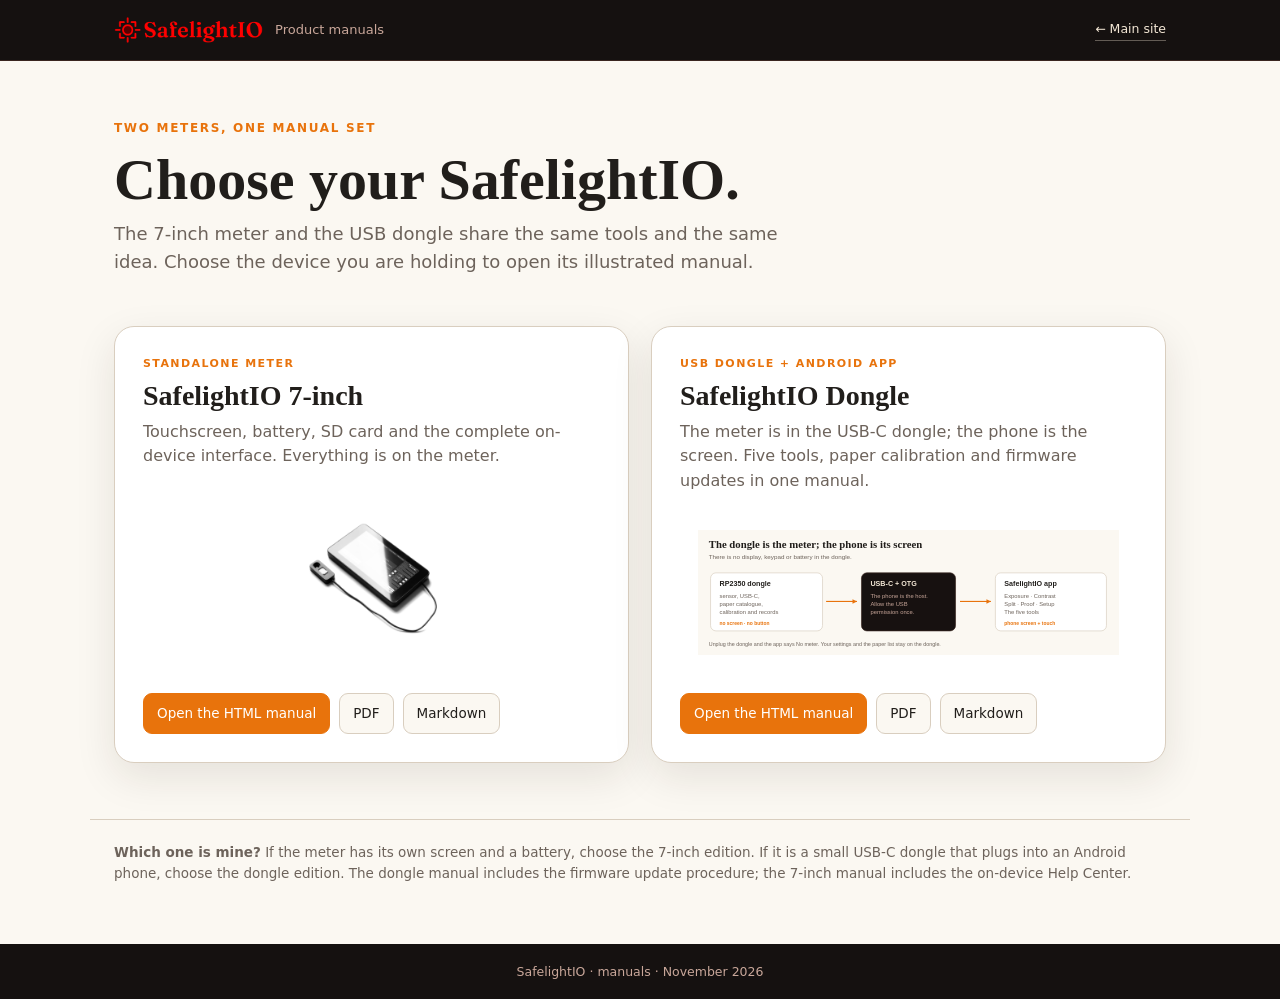
<file: manual/MANUAL.html>
<!DOCTYPE html>
<html lang="en">
<head>
<meta charset="utf-8">
<meta name="viewport" content="width=device-width, initial-scale=1">
<title>SafelightIO — Manuals</title>
<meta name="description" content="Choose the SafelightIO 7-inch touchscreen manual or the USB dongle and Android app manual.">
<style>
:root{--paper:#FBF8F2;--ink:#211E1B;--muted:#6D635B;--line:#D9CEBF;--accent:#E8730C;--panel:#FFFFFF;--shadow:0 14px 40px rgba(40,30,20,.10)}
*{box-sizing:border-box}
body{margin:0;background:var(--paper);color:var(--ink);font:16px/1.55 "Segoe UI",system-ui,-apple-system,Helvetica,Arial,sans-serif}
a{color:var(--accent);text-decoration:none} a:hover{text-decoration:underline}
.top{background:#151110;color:#F4E8D6;border-bottom:1px solid #3A2620}
.top-inner{max-width:1100px;margin:auto;padding:16px 24px;display:flex;align-items:center;gap:12px}
.top img{height:28px;width:auto} .top span{color:#C9A79A;font-size:13px}
.top-back{margin-left:auto;color:#F4E8D6;font-size:12.5px;border-bottom:1px solid rgba(244,232,214,.35);padding-bottom:1px}
.top-back:hover{color:#F2A33A;border-bottom-color:#F2A33A;text-decoration:none}
.hero{max-width:1100px;margin:auto;padding:58px 24px 26px}
.hero .eyebrow{color:var(--accent);text-transform:uppercase;letter-spacing:.14em;font-size:12px;font-weight:700}
.hero h1{font-family:Georgia,"Times New Roman",serif;font-size:clamp(38px,5vw,58px);line-height:1.04;margin:12px 0 10px}
.hero p{color:var(--muted);font-size:18px;max-width:60ch;margin:0}
.cards{max-width:1100px;margin:auto;padding:24px 24px 56px;display:grid;grid-template-columns:1fr 1fr;gap:22px}
.card{background:var(--panel);border:1px solid var(--line);border-radius:20px;padding:28px;box-shadow:var(--shadow);display:flex;flex-direction:column}
.card .kicker{color:var(--accent);font-size:11px;letter-spacing:.13em;text-transform:uppercase;font-weight:700}
.card h2{font-family:Georgia,"Times New Roman",serif;font-size:28px;line-height:1.1;margin:9px 0 8px}
.card p{color:var(--muted);margin:0 0 18px}
.card .art{background:#ffffff;border-radius:14px;padding:18px;margin:0 0 20px;min-height:150px;display:flex;align-items:center;justify-content:center}
.card .art img{max-height:130px;max-width:100%}
.card .links{display:flex;flex-wrap:wrap;gap:9px;margin-top:auto}
.btn{display:inline-block;border:1px solid var(--line);border-radius:9px;padding:9px 13px;font-size:13.5px;color:var(--ink);background:var(--paper)}
.btn.primary{background:var(--accent);border-color:var(--accent);color:#fff}
.btn:hover{text-decoration:none;border-color:var(--accent)}
.note{max-width:1100px;margin:0 auto;padding:0 24px 60px;color:var(--muted);font-size:13.5px;border-top:1px solid var(--line);padding-top:22px}
footer{background:#151110;color:#C9A79A;font-size:12.5px;padding:18px 24px;text-align:center}
@media (max-width:760px){.cards{grid-template-columns:1fr}.hero{padding-top:38px}}
@media print{.top,.hero,.note,footer{display:none}.cards{display:block}.card{page-break-after:always}}
</style>
</head>
<body>
<header class="top"><div class="top-inner"><img src="[data-uri]" alt="SafelightIO"><span>Product manuals</span><a class="top-back" href="../index.html">← Main site</a></div></header>
<section class="hero">
  <div class="eyebrow">Two meters, one manual set</div>
  <h1>Choose your SafelightIO.</h1>
  <p>The 7-inch meter and the USB dongle share the same tools and the same idea. Choose the device you are holding to open its illustrated manual.</p>
</section>
<div class="cards">
  <article class="card">
    <div class="kicker">Standalone meter</div>
    <h2>SafelightIO 7-inch</h2>
    <p>Touchscreen, battery, SD card and the complete on-device interface. Everything is on the meter.</p>
    <div class="art"><img src="[data-uri]" alt="The 7-inch SafelightIO on its easel"></div>
    <div class="links">
      <a class="btn primary" href="7-inch/MANUAL.html">Open the HTML manual</a>
      <a class="btn" href="7-inch/SafelightIO%20%E2%80%94%20User%20Manual.pdf">PDF</a>
      <a class="btn" href="7-inch/MANUAL.md">Markdown</a>
    </div>
  </article>
  <article class="card">
    <div class="kicker">USB dongle + Android app</div>
    <h2>SafelightIO Dongle</h2>
    <p>The meter is in the USB-C dongle; the phone is the screen. Five tools, paper calibration and firmware updates in one manual.</p>
    <div class="art"><img src="[data-uri]" alt="The dongle, the phone and the app"></div>
    <div class="links">
      <a class="btn primary" href="dongle/MANUAL.html">Open the HTML manual</a>
      <a class="btn" href="dongle/SafelightIO%20Dongle%20%E2%80%94%20User%20Manual.pdf">PDF</a>
      <a class="btn" href="dongle/MANUAL.md">Markdown</a>
    </div>
  </article>
</div>
<div class="note">
  <strong>Which one is mine?</strong> If the meter has its own screen and a battery, choose the 7-inch edition. If it is a small USB-C dongle that plugs into an Android phone, choose the dongle edition. The dongle manual includes the firmware update procedure; the 7-inch manual includes the on-device Help Center.
</div>
<footer>SafelightIO · manuals · November 2026</footer>
</body>
</html>
</file>
